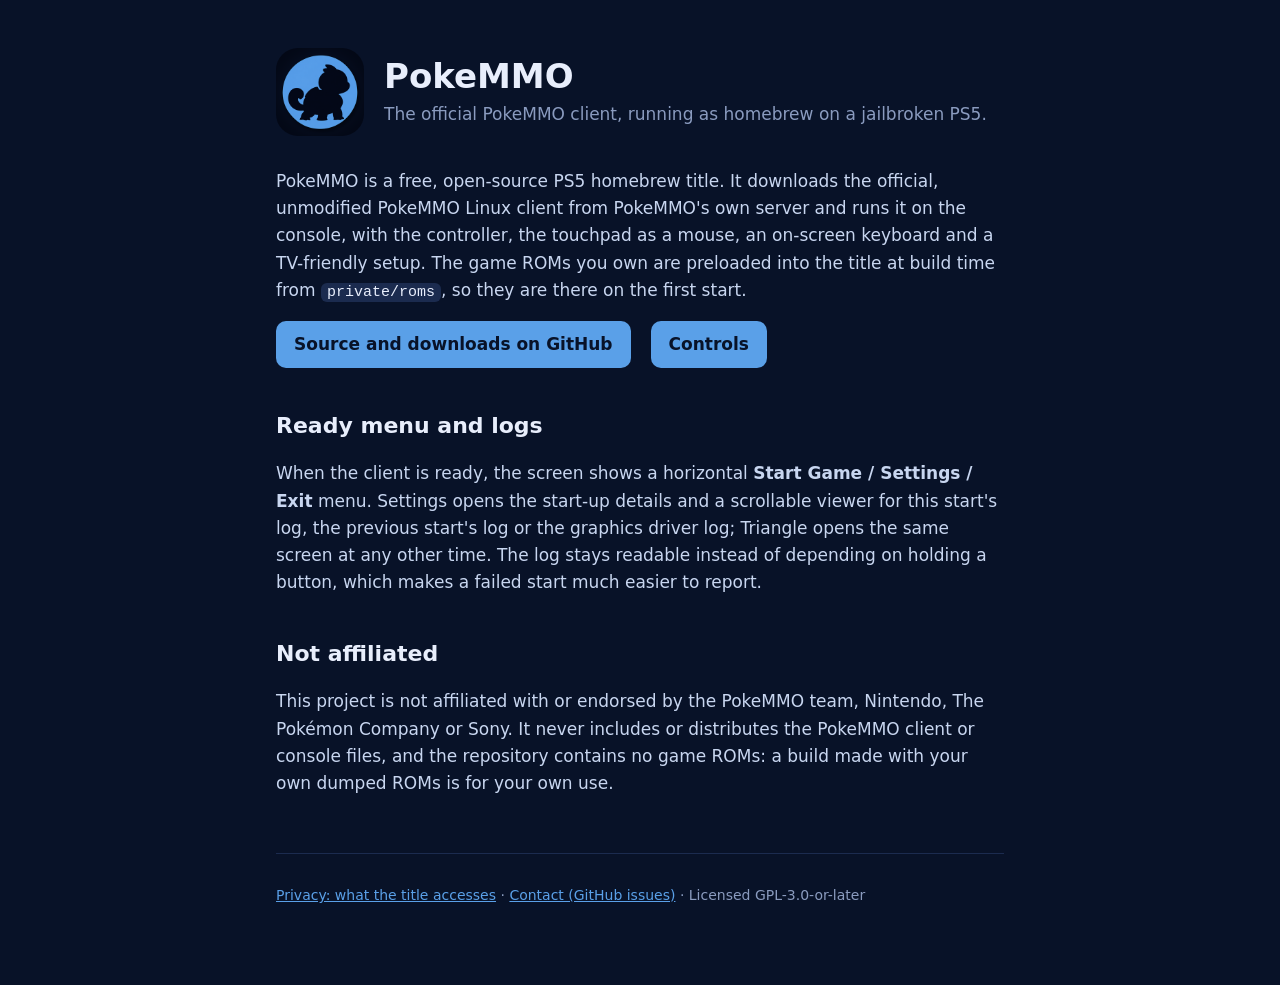
<file: site/index.html>
<!doctype html>
<html lang="en">
<head>
<meta charset="utf-8">
<meta name="viewport" content="width=device-width, initial-scale=1">
<title>PokeMMO</title>
<meta name="description" content="PokeMMO runs the official PokeMMO client as homebrew on a jailbroken PS5, with a ready-screen menu, Settings and a live log viewer.">
<!-- google-site-verification: Search Console's meta tag goes here -->
<link rel="icon" href="favicon.png">
<link rel="stylesheet" href="style.css">
</head>
<body>
<main>
  <header>
    <img src="icon.png" alt="PokeMMO icon">
    <div>
      <h1>PokeMMO</h1>
      <p class="tagline">The official PokeMMO client, running as homebrew on a jailbroken PS5.</p>
    </div>
  </header>

  <p>PokeMMO is a free, open-source PS5 homebrew title. It downloads the official, unmodified PokeMMO Linux client
  from PokeMMO's own server and runs it on the console, with the controller, the touchpad as a mouse, an on-screen keyboard
  and a TV-friendly setup. The game ROMs you own are preloaded into the title at build time from <code>private/roms</code>,
  so they are there on the first start.</p>

  <nav>
    <a class="button" href="https://github.com/Ch0ya/PokeMMO-PS5">Source and downloads on GitHub</a>
    <a class="button" href="controls.html">Controls</a>
  </nav>

  <h2>Ready menu and logs</h2>
  <p>When the client is ready, the screen shows a horizontal <strong>Start Game / Settings / Exit</strong> menu. Settings opens
  the start-up details and a scrollable viewer for this start's log, the previous start's log or the graphics driver log;
  Triangle opens the same screen at any other time. The log stays readable instead of depending on holding a button, which
  makes a failed start much easier to report.</p>

  <h2>Not affiliated</h2>
  <p>This project is not affiliated with or endorsed by the PokeMMO team, Nintendo, The Pokémon Company or Sony.
  It never includes or distributes the PokeMMO client or console files, and the repository contains no game ROMs: a build
  made with your own dumped ROMs is for your own use.</p>

  <footer>
    <p><a href="privacy.html">Privacy: what the title accesses</a> · <a href="https://github.com/Ch0ya/PokeMMO-PS5/issues">Contact (GitHub issues)</a> ·
    Licensed GPL-3.0-or-later</p>
  </footer>
</main>
</body>
</html>
</file>
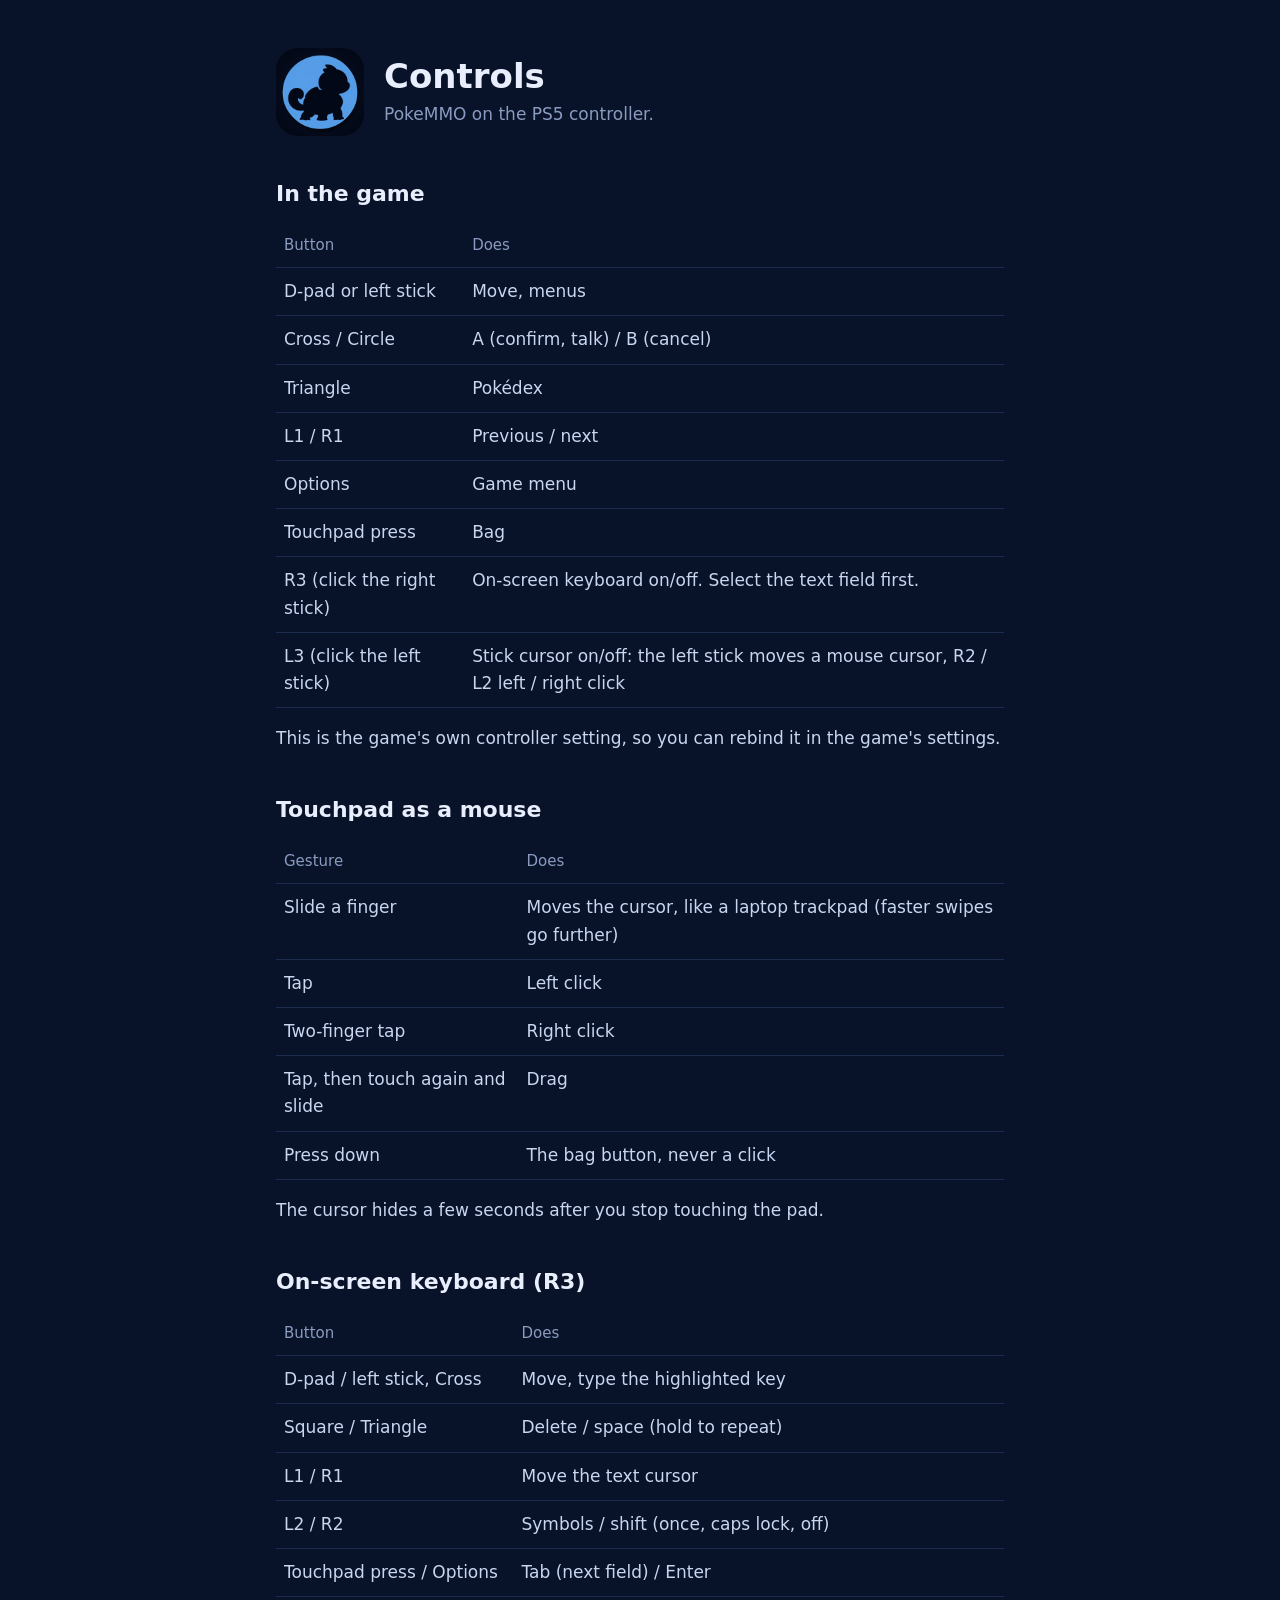
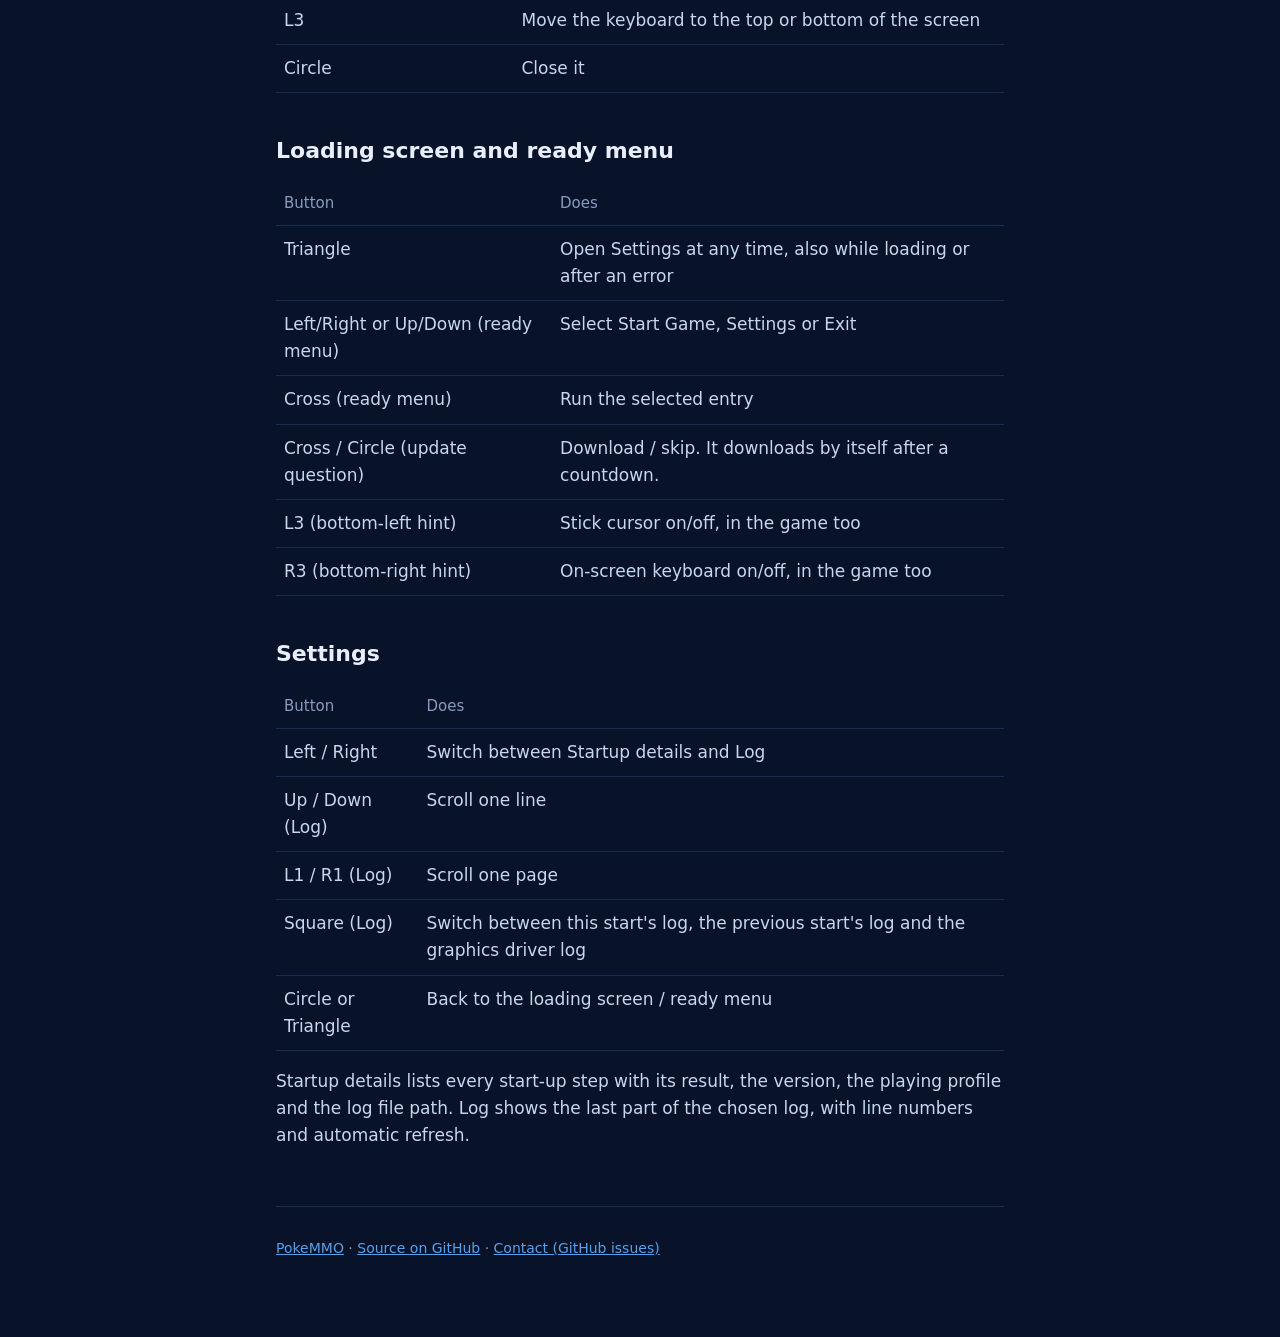
<file: site/controls.html>
<!doctype html>
<html lang="en">
<head>
<meta charset="utf-8">
<meta name="viewport" content="width=device-width, initial-scale=1">
<title>PokeMMO controls</title>
<meta name="description" content="Every PS5 controller control in PokeMMO: the game, the touchpad as a mouse, the on-screen keyboard, the ready menu and Settings.">
<link rel="icon" href="favicon.png">
<link rel="stylesheet" href="style.css">
</head>
<body>
<main>
  <header>
    <img src="icon.png" alt="PokeMMO icon">
    <div>
      <h1>Controls</h1>
      <p class="tagline">PokeMMO on the PS5 controller.</p>
    </div>
  </header>

  <h2>In the game</h2>
  <table>
    <tr><th>Button</th><th>Does</th></tr>
    <tr><td>D-pad or left stick</td><td>Move, menus</td></tr>
    <tr><td>Cross / Circle</td><td>A (confirm, talk) / B (cancel)</td></tr>
    <tr><td>Triangle</td><td>Pokédex</td></tr>
    <tr><td>L1 / R1</td><td>Previous / next</td></tr>
    <tr><td>Options</td><td>Game menu</td></tr>
    <tr><td>Touchpad press</td><td>Bag</td></tr>
    <tr><td>R3 (click the right stick)</td><td>On-screen keyboard on/off. Select the text field first.</td></tr>
    <tr><td>L3 (click the left stick)</td><td>Stick cursor on/off: the left stick moves a mouse cursor, R2 / L2 left / right click</td></tr>
  </table>
  <p>This is the game's own controller setting, so you can rebind it in the game's settings.</p>

  <h2>Touchpad as a mouse</h2>
  <table>
    <tr><th>Gesture</th><th>Does</th></tr>
    <tr><td>Slide a finger</td><td>Moves the cursor, like a laptop trackpad (faster swipes go further)</td></tr>
    <tr><td>Tap</td><td>Left click</td></tr>
    <tr><td>Two-finger tap</td><td>Right click</td></tr>
    <tr><td>Tap, then touch again and slide</td><td>Drag</td></tr>
    <tr><td>Press down</td><td>The bag button, never a click</td></tr>
  </table>
  <p>The cursor hides a few seconds after you stop touching the pad.</p>

  <h2>On-screen keyboard (R3)</h2>
  <table>
    <tr><th>Button</th><th>Does</th></tr>
    <tr><td>D-pad / left stick, Cross</td><td>Move, type the highlighted key</td></tr>
    <tr><td>Square / Triangle</td><td>Delete / space (hold to repeat)</td></tr>
    <tr><td>L1 / R1</td><td>Move the text cursor</td></tr>
    <tr><td>L2 / R2</td><td>Symbols / shift (once, caps lock, off)</td></tr>
    <tr><td>Touchpad press / Options</td><td>Tab (next field) / Enter</td></tr>
    <tr><td>L3</td><td>Move the keyboard to the top or bottom of the screen</td></tr>
    <tr><td>Circle</td><td>Close it</td></tr>
  </table>

  <h2>Loading screen and ready menu</h2>
  <table>
    <tr><th>Button</th><th>Does</th></tr>
    <tr><td>Triangle</td><td>Open Settings at any time, also while loading or after an error</td></tr>
    <tr><td>Left/Right or Up/Down (ready menu)</td><td>Select Start Game, Settings or Exit</td></tr>
    <tr><td>Cross (ready menu)</td><td>Run the selected entry</td></tr>
    <tr><td>Cross / Circle (update question)</td><td>Download / skip. It downloads by itself after a countdown.</td></tr>
    <tr><td>L3 (bottom-left hint)</td><td>Stick cursor on/off, in the game too</td></tr>
    <tr><td>R3 (bottom-right hint)</td><td>On-screen keyboard on/off, in the game too</td></tr>
  </table>

  <h2>Settings</h2>
  <table>
    <tr><th>Button</th><th>Does</th></tr>
    <tr><td>Left / Right</td><td>Switch between Startup details and Log</td></tr>
    <tr><td>Up / Down (Log)</td><td>Scroll one line</td></tr>
    <tr><td>L1 / R1 (Log)</td><td>Scroll one page</td></tr>
    <tr><td>Square (Log)</td><td>Switch between this start's log, the previous start's log and the graphics driver log</td></tr>
    <tr><td>Circle or Triangle</td><td>Back to the loading screen / ready menu</td></tr>
  </table>
  <p>Startup details lists every start-up step with its result, the version, the playing profile and the log file path.
  Log shows the last part of the chosen log, with line numbers and automatic refresh.</p>

  <footer>
    <p><a href="index.html">PokeMMO</a> · <a href="https://github.com/Ch0ya/PokeMMO-PS5">Source on GitHub</a> ·
    <a href="https://github.com/Ch0ya/PokeMMO-PS5/issues">Contact (GitHub issues)</a></p>
  </footer>
</main>
</body>
</html>
</file>
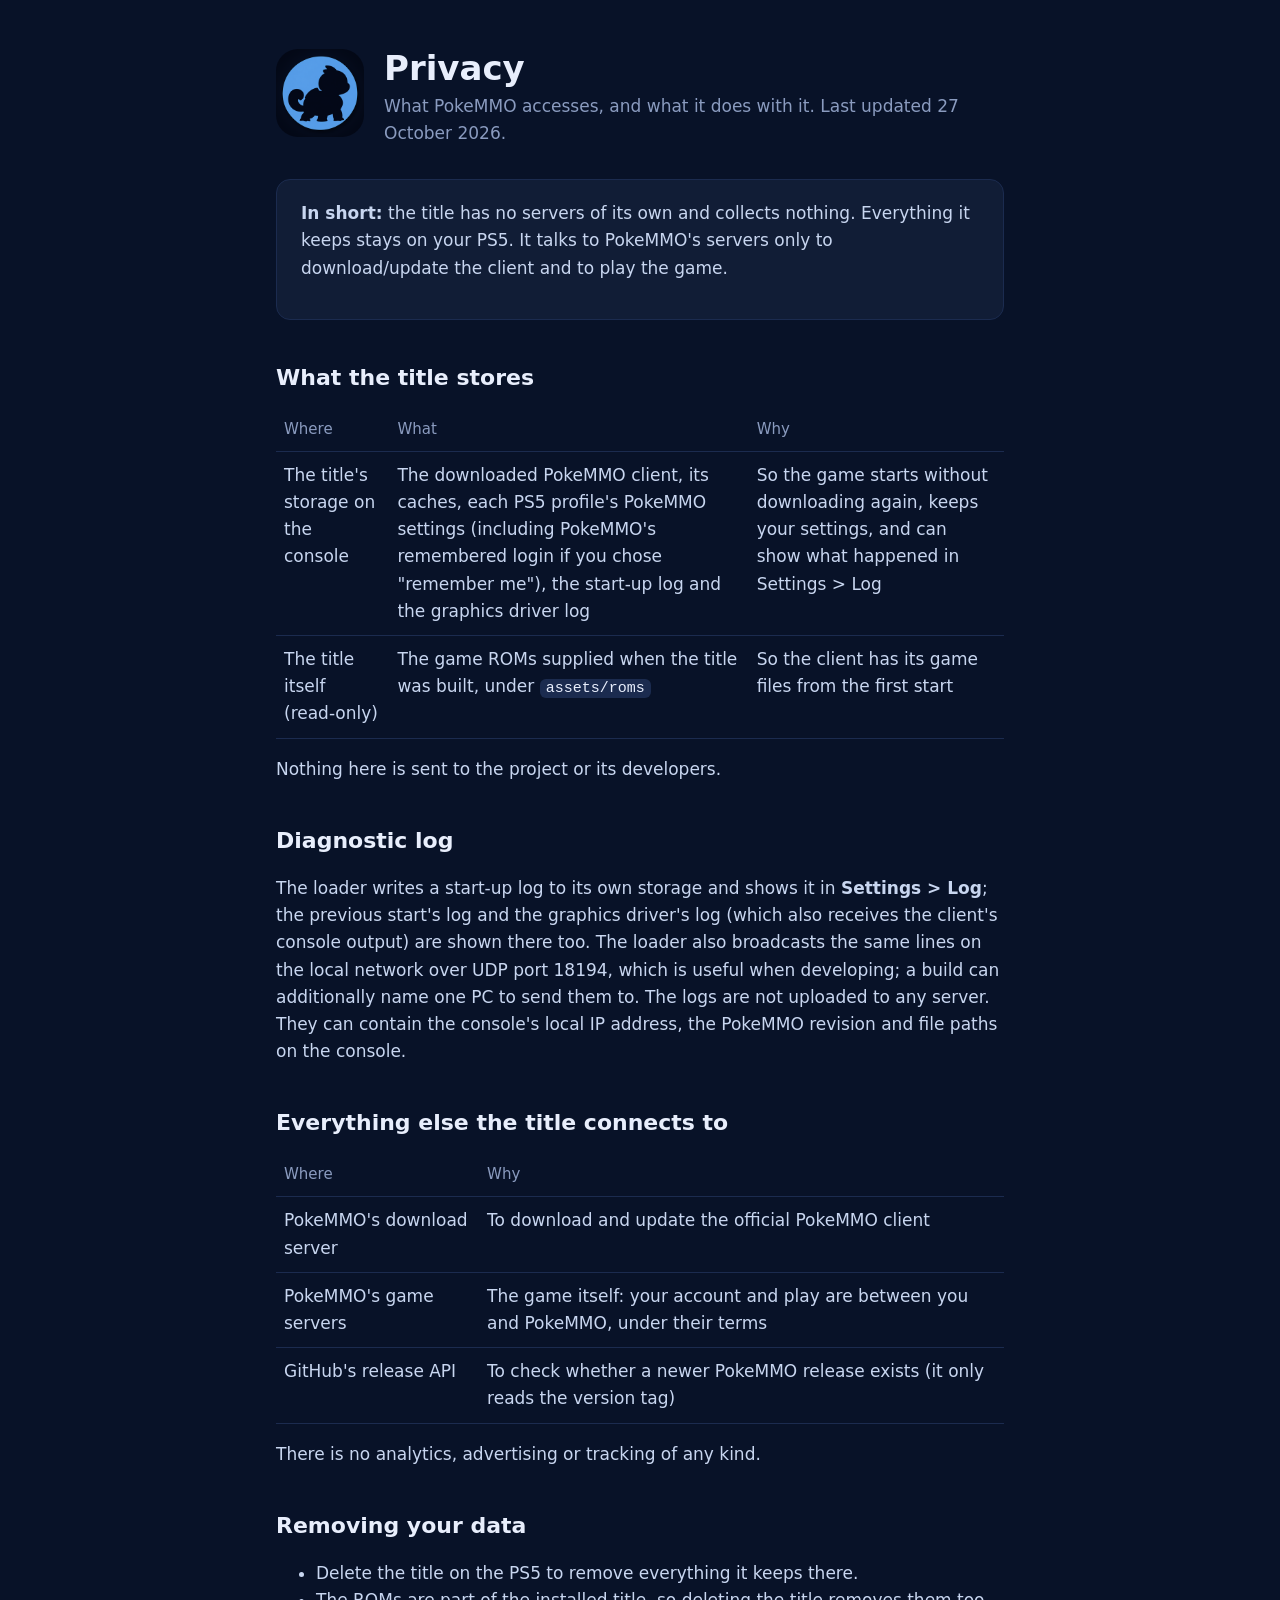
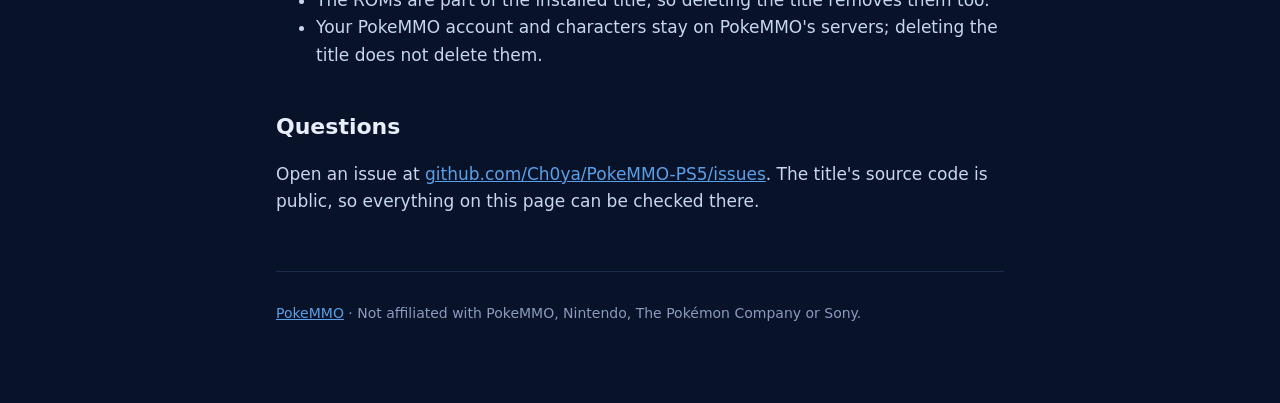
<file: site/privacy.html>
<!doctype html>
<html lang="en">
<head>
<meta charset="utf-8">
<meta name="viewport" content="width=device-width, initial-scale=1">
<title>Privacy: what PokeMMO accesses</title>
<meta name="description" content="What the PokeMMO PS5 title accesses, where it keeps its data, and what it does with it.">
<link rel="icon" href="favicon.png">
<link rel="stylesheet" href="style.css">
</head>
<body>
<main>
  <header>
    <a href="index.html"><img src="icon.png" alt="PokeMMO icon"></a>
    <div>
      <h1>Privacy</h1>
      <p class="tagline">What PokeMMO accesses, and what it does with it. Last updated 27 October 2026.</p>
    </div>
  </header>

  <div class="panel">
    <p><strong>In short:</strong> the title has no servers of its own and collects nothing. Everything it keeps stays on your
    PS5. It talks to PokeMMO's servers only to download/update the client and to play the game.</p>
  </div>

  <h2>What the title stores</h2>
  <table>
    <tr><th>Where</th><th>What</th><th>Why</th></tr>
    <tr><td>The title's storage on the console</td><td>The downloaded PokeMMO client, its caches, each PS5 profile's PokeMMO
        settings (including PokeMMO's remembered login if you chose "remember me"), the start-up log and the graphics
        driver log</td>
        <td>So the game starts without downloading again, keeps your settings, and can show what happened in Settings &gt; Log</td></tr>
    <tr><td>The title itself (read-only)</td><td>The game ROMs supplied when the title was built, under
        <code>assets/roms</code></td>
        <td>So the client has its game files from the first start</td></tr>
  </table>
  <p>Nothing here is sent to the project or its developers.</p>

  <h2>Diagnostic log</h2>
  <p>The loader writes a start-up log to its own storage and shows it in <strong>Settings &gt; Log</strong>; the previous
  start's log and the graphics driver's log (which also receives the client's console output) are shown there too. The
  loader also broadcasts the same lines on the local network over UDP port 18194, which is useful when developing;
  a build can additionally name one PC to send them to. The logs are not uploaded to any
  server. They can contain the console's local IP address, the PokeMMO revision and file paths on the console.</p>

  <h2>Everything else the title connects to</h2>
  <table>
    <tr><th>Where</th><th>Why</th></tr>
    <tr><td>PokeMMO's download server</td><td>To download and update the official PokeMMO client</td></tr>
    <tr><td>PokeMMO's game servers</td><td>The game itself: your account and play are between you and PokeMMO, under their terms</td></tr>
    <tr><td>GitHub's release API</td><td>To check whether a newer PokeMMO release exists (it only reads the version tag)</td></tr>
  </table>
  <p>There is no analytics, advertising or tracking of any kind.</p>

  <h2>Removing your data</h2>
  <ul>
    <li>Delete the title on the PS5 to remove everything it keeps there.</li>
    <li>The ROMs are part of the installed title, so deleting the title removes them too.</li>
    <li>Your PokeMMO account and characters stay on PokeMMO's servers; deleting the title does not delete them.</li>
  </ul>

  <h2>Questions</h2>
  <p>Open an issue at <a href="https://github.com/Ch0ya/PokeMMO-PS5/issues">github.com/Ch0ya/PokeMMO-PS5/issues</a>.
  The title's source code is public, so everything on this page can be checked there.</p>

  <footer>
    <p><a href="index.html">PokeMMO</a> · Not affiliated with PokeMMO, Nintendo, The Pokémon Company or Sony.</p>
  </footer>
</main>
</body>
</html>
</file>
<file: site/style.css>
/* PokeMMO project site (GitHub Pages). The title's own colours: night blue and its accent. */
:root {
  --bg: #081228;
  --panel: #111d36;
  --line: #1b2b4f;
  --text: #e8eefc;
  --soft: #c8d6f0;
  --dim: #8a9bbf;
  --accent: #5aa0e8;
  --ok: #7ee08a;
}
* { box-sizing: border-box; }
html { background: var(--bg); }
body {
  margin: 0;
  color: var(--text);
  background: var(--bg);
  font: 17px/1.6 system-ui, -apple-system, "Segoe UI", Roboto, sans-serif;
}
main { max-width: 760px; margin: 0 auto; padding: 48px 16px 64px; }
header { display: flex; align-items: center; gap: 20px; margin-bottom: 32px; }
header img { width: 88px; height: 88px; border-radius: 22px; }
h1 { font-size: 34px; line-height: 1.2; margin: 0; font-weight: 600; }
.tagline { color: var(--dim); margin: 4px 0 0; }
h2 { font-size: 22px; margin: 40px 0 8px; font-weight: 600; }
p, li { color: var(--soft); }
a { color: var(--accent); }
.panel { background: var(--panel); border: 1px solid var(--line); border-radius: 14px; padding: 20px 24px; margin: 20px 0; }
.panel p:first-child, .panel h2:first-child { margin-top: 0; }
table { width: 100%; border-collapse: collapse; margin: 12px 0; }
th, td { text-align: left; padding: 10px 8px; border-bottom: 1px solid var(--line); vertical-align: top; }
th { color: var(--dim); font-weight: 500; font-size: 15px; }
td { color: var(--soft); }
code { font: 15px ui-monospace, SFMono-Regular, Menlo, monospace; color: var(--text); background: var(--line); padding: 1px 6px; border-radius: 6px; overflow-wrap: anywhere; }
nav { display: flex; flex-wrap: wrap; gap: 8px 20px; margin-top: 8px; }
.button { display: inline-block; background: var(--accent); color: var(--bg); text-decoration: none; font-weight: 600; padding: 10px 18px; border-radius: 10px; }
.yes { color: var(--ok); }
footer { margin-top: 56px; color: var(--dim); font-size: 14px; border-top: 1px solid var(--line); padding-top: 16px; }
footer p { color: var(--dim); }
@media (max-width: 560px) {
  header { gap: 14px; }
  header img { width: 64px; height: 64px; border-radius: 16px; }
  h1 { font-size: 27px; }
  /* tables stack: each row a small card, its first cell the heading */
  table, tbody, tr, td { display: block; width: 100%; }
  tr:first-child { display: none; }
  tr { border-bottom: 1px solid var(--line); padding: 10px 0; }
  td { border: 0; padding: 2px 0; }
  td:first-child { color: var(--text); font-weight: 600; }
}
</file>
